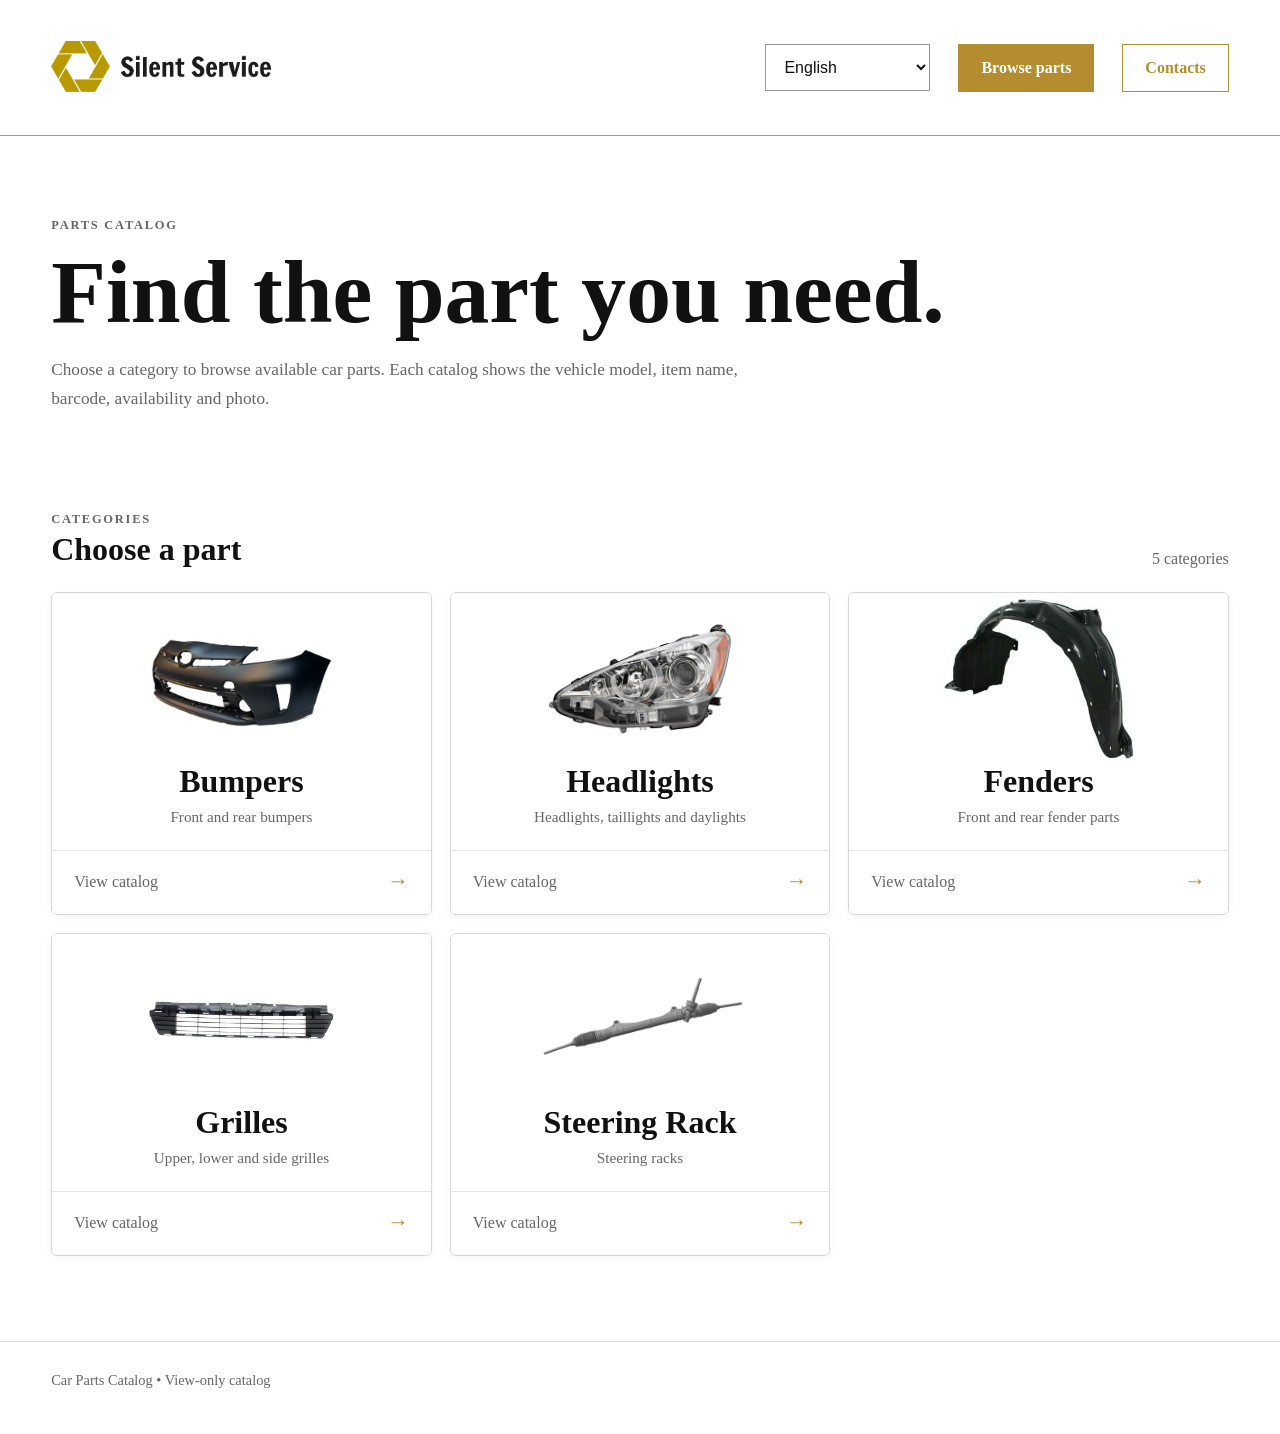
<file: index.html>
<!doctype html>
<html lang="en">
<head>
  <meta charset="utf-8">
  <meta name="viewport" content="width=device-width,initial-scale=1">
  <title>Car Parts Catalog</title>
  <link rel="stylesheet" href="assets/style.css">
</head>

<body>

<header>
  <div class="container nav">

    <a href="index.html" class="brand">
      <img src="logo.png" alt="SilentService logo" class="brand-logo">
    </a>

    <div class="header-actions">

      <select id="languageSelect" class="language-select">
        <option value="lt">lietuvių</option>
        <option value="en">English</option>
      </select>

      <a href="#categories" class="button" data-i18n="browseParts">
        Browse parts
      </a>

        <a href="contact.html" class="button button-outline" data-i18n="contact">
        Contacts
      </a>

    </div>

  </div>
</header>


<main>

  <section class="hero container">

    <div class="eyebrow" data-i18n="partsCatalog">
      Parts catalog
    </div>

    <h1 data-i18n="heroTitle">
      Find the part you need.
    </h1>

    <p data-i18n="heroDescription">
      Choose a category to browse available car parts. Each catalog shows the vehicle model, item name, barcode, availability and photo.
    </p>

  </section>


  <section class="section container" id="categories">

    <div class="section-title">

      <div>

        <div class="eyebrow" data-i18n="categories">
          Categories
        </div>

        <h2 data-i18n="choosePart">
          Choose a part
        </h2>

      </div>

      <p data-i18n="categoryCount">
        5 categories
      </p>

    </div>


    <div class="category-grid">

      <a class="category-card" href="bumpers.html">

        <div class="category-cover" style="--cover: url('../images/categories/Bumper.jpg')">

          <h3 data-i18n="bumpers">
            Bumpers
          </h3>

          <p data-i18n="bumpersDescription">
            Front and rear bumpers
          </p>

        </div>

        <div class="card-body">

          <span data-i18n="viewCatalog">
            View catalog
          </span>

          <span class="arrow">→</span>

        </div>

      </a>


      <a class="category-card" href="headlights.html">

        <div class="category-cover" style="--cover: url('../images/categories/headlight.jpg')">

          <h3 data-i18n="headlights">
            Headlights
          </h3>

          <p data-i18n="headlightsDescription">
            Headlights, taillights and daylights
          </p>

        </div>

        <div class="card-body">

          <span data-i18n="viewCatalog">
            View catalog
          </span>

          <span class="arrow">→</span>

        </div>

      </a>


      <a class="category-card" href="fenders.html">

        <div class="category-cover" style="--cover: url('../images/categories/fender.jpg')">

          <h3 data-i18n="fenders">
            Fenders
          </h3>

          <p data-i18n="fendersDescription">
            Front and rear fender parts
          </p>

        </div>

        <div class="card-body">

          <span data-i18n="viewCatalog">
            View catalog
          </span>

          <span class="arrow">→</span>

        </div>

      </a>


      <a class="category-card" href="grilles.html">

        <div class="category-cover" style="--cover: url('../images/categories/grille.jpg')">

          <h3 data-i18n="grilles">
            Grilles
          </h3>

          <p data-i18n="grillesDescription">
            Upper, lower and side grilles
          </p>

        </div>

        <div class="card-body">

          <span data-i18n="viewCatalog">
            View catalog
          </span>

          <span class="arrow">→</span>

        </div>

      </a>
            <a class="category-card" href="steering-rack.html">

        <div class="category-cover" style="--cover: url('../images/categories/steering-rack.png')">

          <h3 data-i18n="steeringRack">
            Steering Rack
          </h3>

          <p data-i18n="steeringRackDescription">
            Steering racks
          </p>

        </div>

        <div class="card-body">

          <span data-i18n="viewCatalog">
            View catalog
          </span>

          <span class="arrow">→</span>

        </div>

      </a>

    </div>

  </section>

</main>


<footer class="footer">

  <div class="container" data-i18n="footerText">
    Car Parts Catalog
  </div>

</footer>


<script>
const translations = {
  lt: {
    browseParts: "Peržiūrėti dalis",
    contact: "Kontaktai",
    partsCatalog: "DALIŲ KATALOGAS",
    heroTitle: "Raskite jums reikalingą detalę.",
    heroDescription: "Pasirinkite kategoriją ir peržiūrėkite turimas automobilių dalis. Kataloge rasite automobilio modelį, detalės pavadinimą, detalės kodą, informaciją apie likutį ir nuotrauką.",
    categories: "KATEGORIJOS",
    choosePart: "Pasirinkite detalę",
    categoryCount: "5 kategorijos",
    bumpers: "Bamperiai",
    bumpersDescription: "Priekiniai ir galiniai bamperiai",
    headlights: "Žibintai",
    headlightsDescription: "Priekiniai, galiniai ir dienos žibintai",
    fenders: "Sparnai",
    fendersDescription: "Priekinių ir galinių sparnų dalys",
    grilles: "Grotelės",
    grillesDescription: "Viršutinės, apatinės ir šoninės grotelės",
    steeringRack: "Vairo kremaliera",
    steeringRackDescription: "Vairo kremalieros",
    viewCatalog: "Peržiūrėti katalogą",
    footerText: "Automobilių dalių katalogas • Tik peržiūrai"
  },

  en: {
    browseParts: "Browse parts",
    contact: "Contacts",
    partsCatalog: "PARTS CATALOG",
    heroTitle: "Find the part you need.",
    heroDescription: "Choose a category to browse available car parts. Each catalog shows the vehicle model, item name, barcode, availability and photo.",
    categories: "CATEGORIES",
    choosePart: "Choose a part",
    categoryCount: "5 categories",
    bumpers: "Bumpers",
    bumpersDescription: "Front and rear bumpers",
    headlights: "Headlights",
    headlightsDescription: "Headlights, taillights and daylights",
    fenders: "Fenders",
    fendersDescription: "Front and rear fender parts",
    grilles: "Grilles",
    grillesDescription: "Upper, lower and side grilles",
    steeringRack: "Steering Rack",
    steeringRackDescription: "Steering racks",
    viewCatalog: "View catalog",
    footerText: "Car Parts Catalog • View-only catalog"
  }
};

const languageSelect = document.getElementById("languageSelect");

function setLanguage(language) {
  document.documentElement.lang = language;

  document.querySelectorAll("[data-i18n]").forEach(element => {
    const key = element.dataset.i18n;

    if (translations[language][key]) {
      element.textContent = translations[language][key];
    }
  });

  localStorage.setItem("catalogLanguage", language);
}

const savedLanguage = localStorage.getItem("catalogLanguage") || "en";

languageSelect.value = savedLanguage;
setLanguage(savedLanguage);

languageSelect.addEventListener("change", function () {
  setLanguage(this.value);
});
</script>

</body>
</html>
</file>
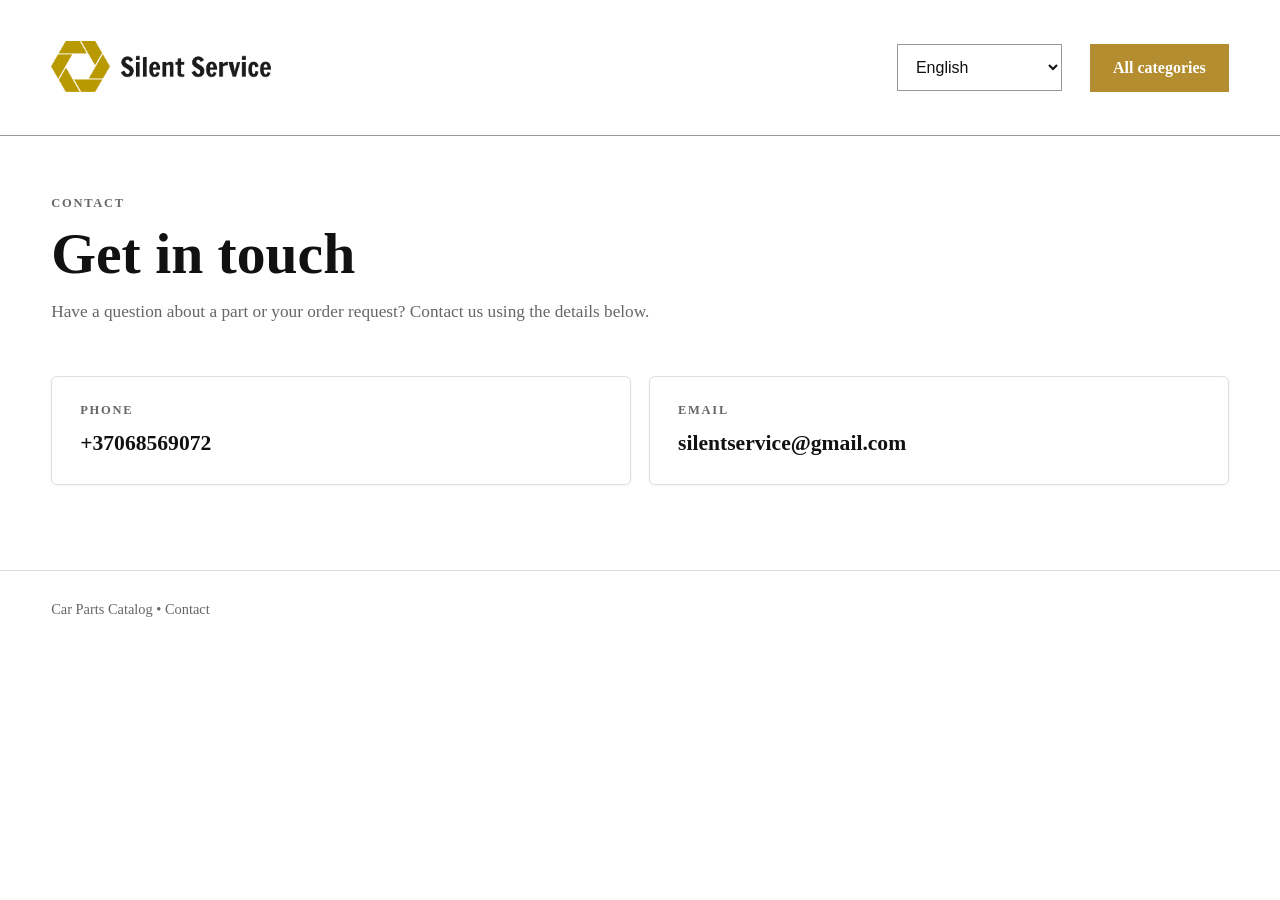
<file: contact.html>
<!doctype html>
<html lang="en">

<head>
  <meta charset="utf-8">
  <meta name="viewport" content="width=device-width,initial-scale=1">

  <title>Contact | Car Parts Catalog</title>

  <link rel="stylesheet" href="assets/style.css">

  <style>
    .contact-head {
      padding: 60px 0 30px;
    }

    .contact-head h1 {
      font-size: clamp(2.2rem, 5vw, 3.6rem);
      margin-bottom: 16px;
    }

    .contact-head p {
      max-width: 700px;
      color: var(--muted);
      font-size: 1.08rem;
      line-height: 1.65;
      margin: 0;
    }

    .contact-grid {
      display: grid;
      grid-template-columns: repeat(2, 1fr);
      gap: 18px;
      padding: 20px 0 85px;
    }

    .contact-card {
      padding: 26px 28px;
      background: #fff;
      border: 1px solid var(--line);
      border-radius: 6px;
      box-shadow: 0 1px 3px rgba(0, 0, 0, .05);
    }

    .contact-card .eyebrow {
      margin-bottom: 10px;
    }

    .contact-card .value {
      font-size: 1.35rem;
      font-weight: 700;
      line-height: 1.4;
      color: #111;
    }

    .contact-card a.value:hover {
      color: var(--gold);
    }

    @media (max-width: 700px) {
      .contact-grid {
        grid-template-columns: 1fr;
      }
    }
  </style>
</head>

<body>

<header>

  <div class="container nav">

    <a href="index.html" class="brand">
      <img
        src="logo.png"
        alt="SilentService logo"
        class="brand-logo"
      >
    </a>

    <div class="header-actions">

      <select
        id="languageSelect"
        class="language-select"
      >
        <option value="lt">lietuvių</option>
        <option value="en">English</option>
      </select>

      <a
        class="button"
        href="index.html"
        data-i18n="allCategories"
      >
        All categories
      </a>

    </div>

  </div>

</header>


<main class="container">

  <section class="contact-head">

    <div class="eyebrow" data-i18n="contactEyebrow">
      Contact
    </div>

    <h1 data-i18n="contactTitle">
      Get in touch
    </h1>

    <p data-i18n="contactDescription">
      Have a question about a part or your order request? Contact us using the details below.
    </p>

  </section>


  <section class="contact-grid">

    <!-- CHANGE THE VALUES BELOW TO YOUR REAL DETAILS -->

    <div class="contact-card">
      <div class="eyebrow" data-i18n="phoneLabel">Phone</div>
      <a class="value">+37068569072</a>
    </div>

    <div class="contact-card">
      <div class="eyebrow" data-i18n="emailLabel">Email</div>
      <a class="value" href="mailto:silentservice@gmail.com">silentservice@gmail.com</a>
    </div>

  



  </section>

</main>


<footer class="footer">

  <div class="container">
    Car Parts Catalog • Contact
  </div>

</footer>


<script>
const translations = {
  lt: {
    allCategories: "Visos kategorijos",
    contactEyebrow: "KONTAKTAI",
    contactTitle: "Susisiekite",
    contactDescription: "Turite klausimų apie detalę ar savo užklausą? Susisiekite naudodami žemiau pateiktus kontaktus.",
    phoneLabel: "TELEFONAS",
    emailLabel: "EL. PAŠTAS",
    addressLabel: "ADRESAS",
    hoursLabel: "DARBO LAIKAS",
    hoursValue: "I–V 9:00–18:00"
  },

  en: {
    allCategories: "All categories",
    contactEyebrow: "CONTACT",
    contactTitle: "Get in touch",
    contactDescription: "Have a question about a part or your order request? Contact us using the details below.",
    phoneLabel: "PHONE",
    emailLabel: "EMAIL",
    addressLabel: "ADDRESS",
    hoursLabel: "WORKING HOURS",
    hoursValue: "Mon–Fri 9:00–18:00"
  }
};

const languageSelect = document.getElementById("languageSelect");

function setLanguage(language) {
  document.documentElement.lang = language;

  document.querySelectorAll("[data-i18n]").forEach(element => {
    const key = element.dataset.i18n;

    if (translations[language][key]) {
      element.textContent = translations[language][key];
    }
  });

  localStorage.setItem("catalogLanguage", language);
}

const savedLanguage = localStorage.getItem("catalogLanguage") || "en";

languageSelect.value = savedLanguage;
setLanguage(savedLanguage);

languageSelect.addEventListener("change", function () {
  setLanguage(this.value);
});
</script>

</body>
</html>
</file>
<file: assets/style.css>
:root {
  --gold: #b38d2f;
  --text: #111111;
  --muted: #666666;
  --border: #dedede;
  --background: #ffffff;
  --soft-background: #f7f7f7;

  --line: #dedede;
  --line-soft: #eeeeee;
  --panel: #ffffff;
  --panel-2: #f7f7f7;
}


* {
  box-sizing: border-box;
}


html,
body {
  background: #ffffff !important;
  color: #111111 !important;
  margin: 0;
}


a {
  color: inherit;
  text-decoration: none;
}

button,
input {
  font: inherit;
}

img {
  max-width: 100%;
}


.container {
  width: min(1180px, 92%);
  margin: auto;
}


/* HEADER */

header {
  position: sticky;
  top: 0;
  z-index: 50;

  background: rgba(255,255,255,.97);
  border-bottom: 1px solid #999;

  backdrop-filter: blur(12px);
}


.nav {
  min-height: 135px;

  display: flex;
  align-items: center;
  justify-content: space-between;

  gap: 30px;
}


.brand {
  display: flex;
  align-items: center;
}


.brand-logo {
  width: 220px;
  height: auto;
  display: block;
}


.brand-text {
  display: flex;
  flex-direction: column;
  gap: 3px;
}


.brand-title {
  font-size: 20px;
  font-weight: 800;
  letter-spacing: 0;
}


.brand-subtitle {
  font-size: 14px;
  font-weight: 400;
  color: #444;
}


.header-actions {
  display: flex;
  align-items: center;
  gap: 28px;
}


.language-select {
  min-width: 165px;

  padding: 13px 42px 13px 14px;

  background: #fff;
  color: #111;

  border: 1px solid #999;
  border-radius: 0;

  font-size: 16px;

  cursor: pointer;
}


.language-select:focus {
  outline: none;
  border-color: var(--gold);
}


.button {
  display: inline-flex;
  align-items: center;
  justify-content: center;

  padding: 14px 22px;

  border-radius: 0;

  background: var(--gold);
  color: #fff;

  font-weight: 600;

  border: 1px solid var(--gold);
}


.button:hover {
  background: #997722;
}


/* HERO */

.hero {
  padding: 82px 0 52px;
}


.eyebrow {
  text-transform: uppercase;
  letter-spacing: .14em;
  color: var(--muted);
  font-size: .78rem;
  font-weight: 800;
}


h1 {
  font-size: clamp(2.8rem,7vw,5.8rem);
  line-height: .95;
  margin: 16px 0 22px;
  max-width: 930px;
}


.hero p {
  max-width: 700px;
  color: var(--muted);
  font-size: 1.08rem;
  line-height: 1.65;
}


/* CATEGORY SECTION */

.section {
  padding: 30px 0 85px;
}


.section .container {
  border: 1px solid #e1e1e1;
  border-radius: 8px;

  padding: 32px;

  background: #ffffff;
}


.section-title {
  display: flex;
  justify-content: space-between;
  align-items: end;
  gap: 20px;
  margin-bottom: 24px;
}


.section-title h2 {
  margin: 4px 0 0;
  font-size: 2rem;
}


.section-title p {
  margin: 0;
  color: var(--muted);
}


.category-grid {
  display: grid;
  grid-template-columns: repeat(3,1fr);
  gap: 18px;
}


.category-card {
  min-height: 245px;

  display: flex;
  flex-direction: column;
  justify-content: space-between;

  overflow: hidden;

  border: 1px solid #d7d7d7;
  border-radius: 6px;

  background: #ffffff;

  box-shadow: 0 2px 8px rgba(0,0,0,.04);

  transition: .2s ease;
}


.category-card:hover {
  transform: translateY(-3px);

  border-color: var(--gold);

  box-shadow: 0 8px 22px rgba(0,0,0,.08);
}


.category-cover {
  padding: 16px 24px 22px;

  display: flex;
  flex-direction: column;
  align-items: center;
  text-align: center;

  background-color: #ffffff;

  border-bottom: 1px solid #e5e5e5;
}


.category-cover::before {
  content: "";
  display: block;
  flex-shrink: 0;

  width: 100%;
  height: 140px;
  margin-bottom: 14px;
  transform: scale(1.35);

  background-image: var(--cover, none);
  background-repeat: no-repeat;
  background-size: contain;
  background-position: center;

  mix-blend-mode: multiply;
  transition: transform .25s ease;
}


.category-card:hover .category-cover::before {
  transform: scale(1.45);
}


.category-cover h3 {
  margin: 0 0 6px;
  font-size: 2.0rem;
}


.category-cover p {
  margin: 0;
  color: var(--muted);
  font-size: .95rem;
  line-height: 1.45;
}



.card-body {
  padding: 18px 22px 20px;

  display: flex;
  justify-content: space-between;
  align-items: center;

  color: var(--muted);

  background: #ffffff;
}


.arrow {
  color: var(--gold);
  font-size: 1.35rem;
}


/* CATALOG */

.breadcrumb {
  padding-top: 38px;
  color: var(--muted);
  font-size: .95rem;
}


.catalog-head {
  padding: 28px 0 24px;
}


.catalog-head h1 {
  margin-bottom: 14px;
  font-size: clamp(2.5rem,6vw,4.8rem);
}


.catalog-head p {
  color: var(--muted);
  max-width: 720px;
  line-height: 1.6;
}


/* SEARCH */

.table-tools {
  display: flex;
  gap: 12px;
  justify-content: space-between;
  align-items: center;
  margin: 5px 0 18px;
}


.search {
  width: min(430px,100%);
  padding: 13px 15px;
  border-radius: 4px;
  border: 1px solid var(--line);
  background: #fff;
  color: var(--text);
  outline: none;
}


.search:focus {
  border-color: var(--gold);
}


.result-count {
  color: var(--muted);
  white-space: nowrap;
  font-size: .92rem;
}


/* TABLE */

.table-wrap {
  border: 1px solid var(--line);
  border-radius: 18px;
  overflow: auto;
  background: #ffffff;
  margin-bottom: 80px;
}


.catalog-table {
  width: 100%;
  border-collapse: collapse;
  background: #ffffff;
}


.catalog-table th {
  padding: 15px 16px;
  text-align: left;

  background: #202530;
  color: #ffffff;

  border-bottom: 1px solid var(--line);

  font-size: .85rem;
  letter-spacing: .04em;
  text-transform: uppercase;
}


.catalog-table td {
  padding: 13px 16px;

  border-bottom: 1px solid var(--line-soft);

  vertical-align: middle;

  background: #ffffff;
  color: #111111;
}


.catalog-table td,
.catalog-table td a,
.catalog-table td span,
.catalog-table td div {
  color: #111111;
}


.catalog-table tr:last-child td {
  border-bottom: 0;
}


/* IMPORTANT: no black row when hovering/selecting */

.catalog-table tbody tr,
.catalog-table tbody tr td {
  background: #ffffff;
  color: #111111;
}


.catalog-table tbody tr:hover,
.catalog-table tbody tr:hover td {
  background: #ffffff !important;
  color: #111111 !important;
}


.catalog-table tbody tr:focus,
.catalog-table tbody tr:focus td,
.catalog-table tbody tr:active,
.catalog-table tbody tr:active td {
  background: #ffffff !important;
  color: #111111 !important;
}


/* COLUMN WIDTHS */

.catalog-table th:nth-child(1),
.catalog-table td:nth-child(1) {
  width: 36%;
}


.catalog-table th:nth-child(2),
.catalog-table td:nth-child(2) {
  width: 30%;
}


.catalog-table th:nth-child(3),
.catalog-table td:nth-child(3) {
  width: 16%;
}


.catalog-table th:nth-child(4),
.catalog-table td:nth-child(4) {
  width: 18%;
}


.item-name {
  font-weight: 700;
}


.barcode {
  color: var(--muted);
  font-family: ui-monospace,SFMono-Regular,Menlo,Consolas,monospace;
}


/* PHOTOS */

.thumb-button {
  width: 132px;
  height: 86px;

  padding: 0;
  border: 0;
  border-radius: 10px;

  overflow: hidden;

  background: #ffffff;

  cursor: pointer;
}


.thumb-button img {
  display: block;

  width: 100%;
  height: 100%;

  object-fit: contain;
  object-position: center;

  background: #ffffff;
}


.thumb-button:hover {
  outline: 2px solid var(--gold);
  outline-offset: 2px;

  background: #ffffff;
}


.thumb-button:focus,
.thumb-button:active {
  background: #ffffff;
}


.empty-row {
  display: none;
}


/* IMAGE MODAL */

.image-modal {
  display: none;

  position: fixed;
  inset: 0;
  z-index: 9999;

  padding: 34px;

  background: rgba(0,0,0,.88);

  align-items: center;
  justify-content: center;
}


.image-modal.open {
  display: flex;
}


.modal-panel {
  position: relative;

  max-width: min(900px,82vw);
  max-height: 86vh;

  display: flex;
  align-items: center;
  justify-content: center;
}


.modal-image {
  display: block;

  max-width: 82vw;
  max-height: 82vh;

  width: auto;
  height: auto;

  object-fit: contain;

  border-radius: 14px;

  background: #ffffff;
}


.modal-close {
  position: absolute;

  top: -18px;
  right: -18px;

  width: 42px;
  height: 42px;

  border: 0;
  border-radius: 50%;

  background: #fff;
  color: #111;

  font-size: 28px;
  line-height: 1;

  cursor: pointer;

  box-shadow: 0 8px 30px rgba(0,0,0,.35);
}

.add-cart {
  padding: 9px 12px;
  border: 0;
  border-radius: 8px;
  background: #fff;
  color: #111;
  font-weight: 700;
  cursor: pointer;

  white-space: normal;
  line-height: 1.2;
  min-width: 120px;
}

.add-cart:hover{
  opacity:.85;
}

.cart-button{
  position:fixed;
  right:25px;
  bottom:25px;
  z-index:900;

  padding:14px 20px;

  background:#fff;
  color:#111;

  border-radius:999px;

  font-weight:800;
  cursor:pointer;
}

.cart-panel{
  position:fixed;
  top:0;
  right:-450px;

  width:min(420px,100%);
  height:100%;

  background:#171a21;

  z-index:9998;

  padding:25px;

  overflow-y:auto;

  transition:.3s;

  border-left:1px solid #2b313c;
}

.cart-panel.open{
  right:0;
}

.cart-header{
  display:flex;
  justify-content:space-between;
  align-items:center;

  margin-bottom:25px;
}

.cart-header h2{
  margin:0;
}

#closeCart{
  background:none;
  border:0;
  color:#fff;
  font-size:32px;
  cursor:pointer;
}

.cart-item{
  padding:15px 0;
  border-bottom:1px solid #2b313c;
}

.cart-item-info{
  display:flex;
  flex-direction:column;
  gap:4px;
}

.cart-item-info span{
  color:#aab2c0;
  font-size:.9rem;
}

.cart-quantity{
  display:flex;
  align-items:center;
  gap:10px;

  margin-top:12px;
}

.cart-quantity button{
  width:32px;
  height:32px;

  border:0;
  border-radius:6px;

  cursor:pointer;
}

.remove-cart-item{
  margin-top:10px;

  background:none;
  border:0;

  color:#aab2c0;

  cursor:pointer;
}

.cart-actions{
  display:flex;
  gap:10px;

  margin-top:25px;
}

.cart-actions button{
  flex:1;

  padding:12px;

  border:0;
  border-radius:8px;

  cursor:pointer;
  font-weight:700;
}

#sendOrder{
  background:#fff;
  color:#111;
}

/* FOOTER */

.footer {
  border-top: 1px solid var(--line);

  padding: 30px 0 45px;

  color: var(--muted);

  font-size: .9rem;
}

.button-outline {
  background: #fff;
  color: var(--gold);
}

.button-outline:hover {
  background: var(--gold);
  color: #fff;
}

.modal-arrow {
  position: absolute;
  top: 50%;
  transform: translateY(-50%);

  width: 46px;
  height: 46px;

  display: none;
  align-items: center;
  justify-content: center;

  border: 0;
  border-radius: 50%;

  background: rgba(255, 255, 255, .92);
  color: #111;

  font-size: 32px;
  line-height: 1;

  cursor: pointer;

  box-shadow: 0 8px 30px rgba(0, 0, 0, .35);
}

.modal-arrow:hover {
  background: #fff;
}

.modal-prev {
  left: -64px;
}

.modal-next {
  right: -64px;
}

.modal-counter {
  position: absolute;
  bottom: 12px;
  left: 50%;
  transform: translateX(-50%);

  padding: 5px 12px;

  background: rgba(0, 0, 0, .6);
  color: #fff;

  border-radius: 20px;

  font-size: .85rem;
}


/* RESPONSIVE */

@media (max-width:850px) {

  .category-grid {
    grid-template-columns: repeat(2,1fr);
  }

  .hero {
    padding-top: 62px;
  }

}


@media (max-width:560px) {

  .category-grid {
    grid-template-columns: 1fr;
  }

  .nav {
    min-height: 64px;
  }

  h1 {
    font-size: 3.2rem;
  }

  .table-tools {
    align-items: stretch;
    flex-direction: column;
  }

  .result-count {
    white-space: normal;
  }

  .image-modal {
    padding: 18px;
  }

  .modal-panel {
    max-width: 94vw;
  }

  .modal-image {
    max-width: 94vw;
    max-height: 82vh;
  }

}

@media (max-width: 700px) {
  .modal-prev {
    left: 8px;
  }

  .modal-next {
    right: 8px;
  }
}
</file>
